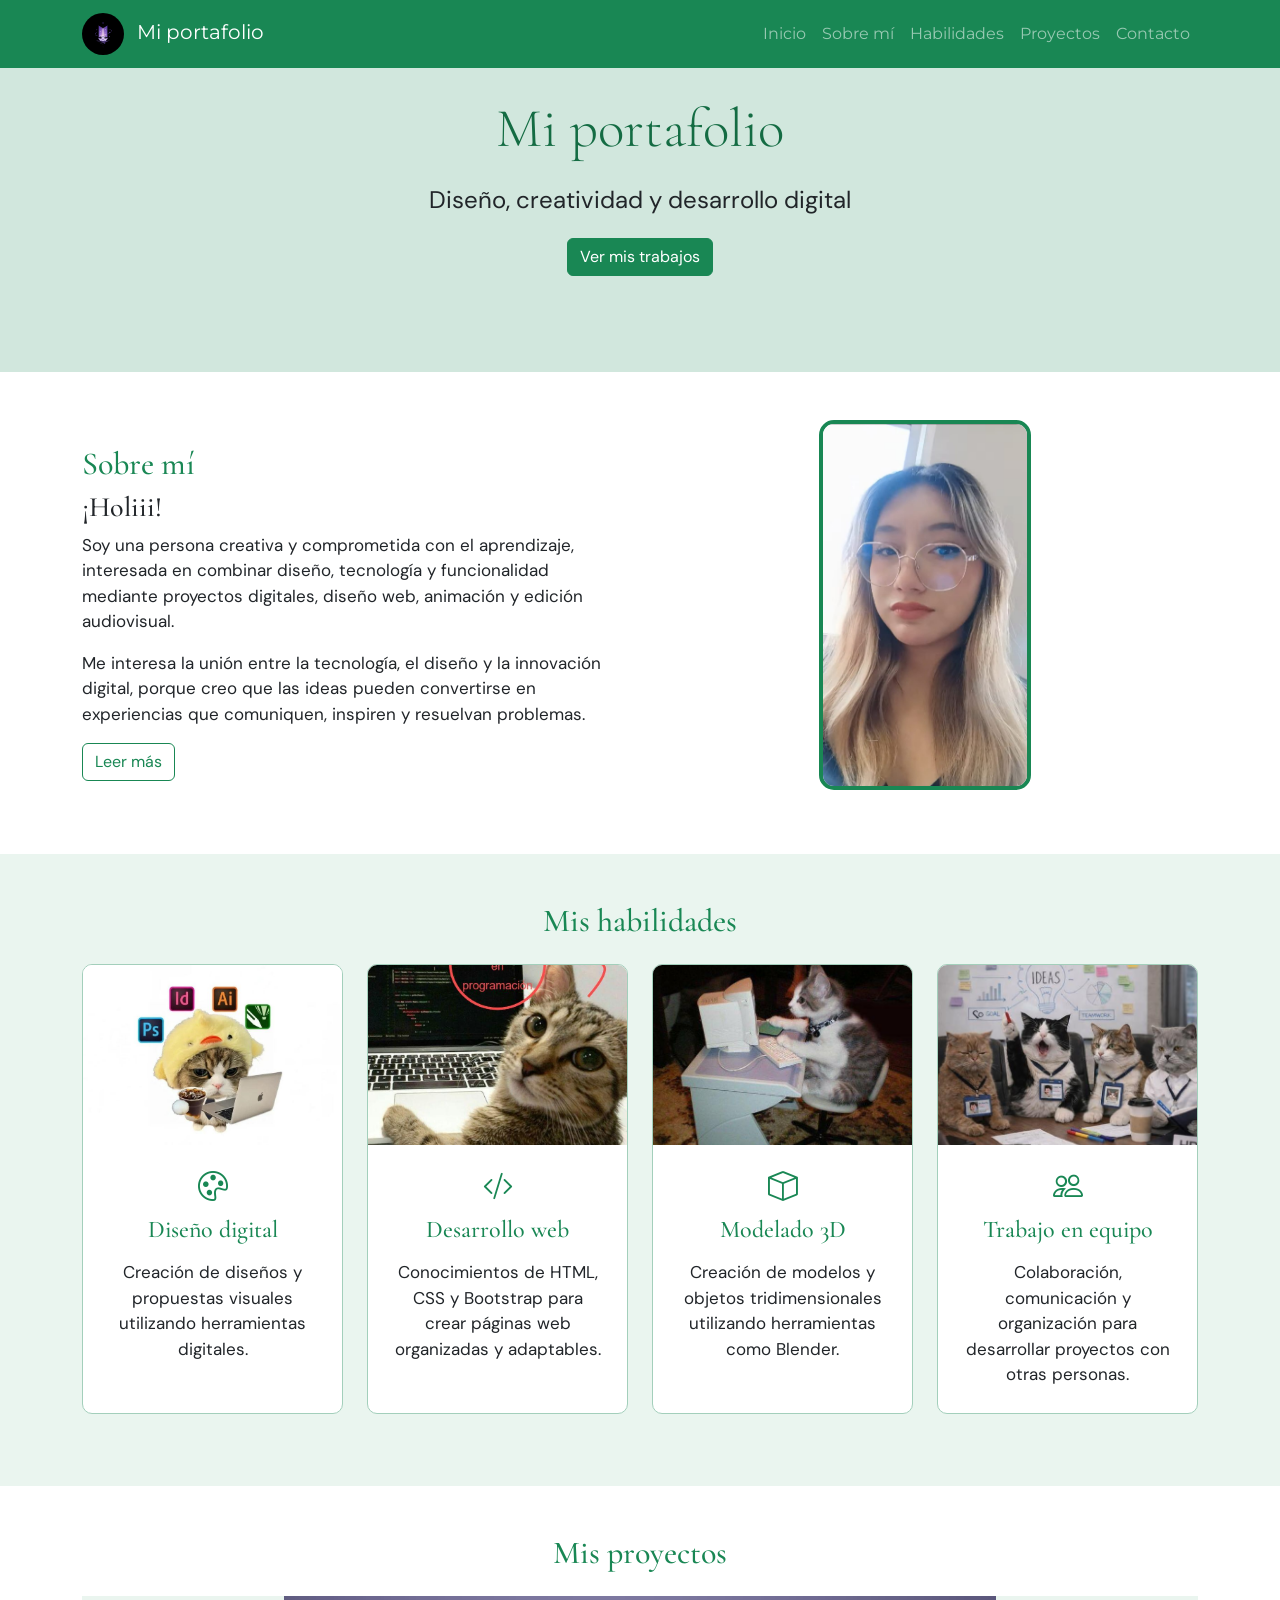
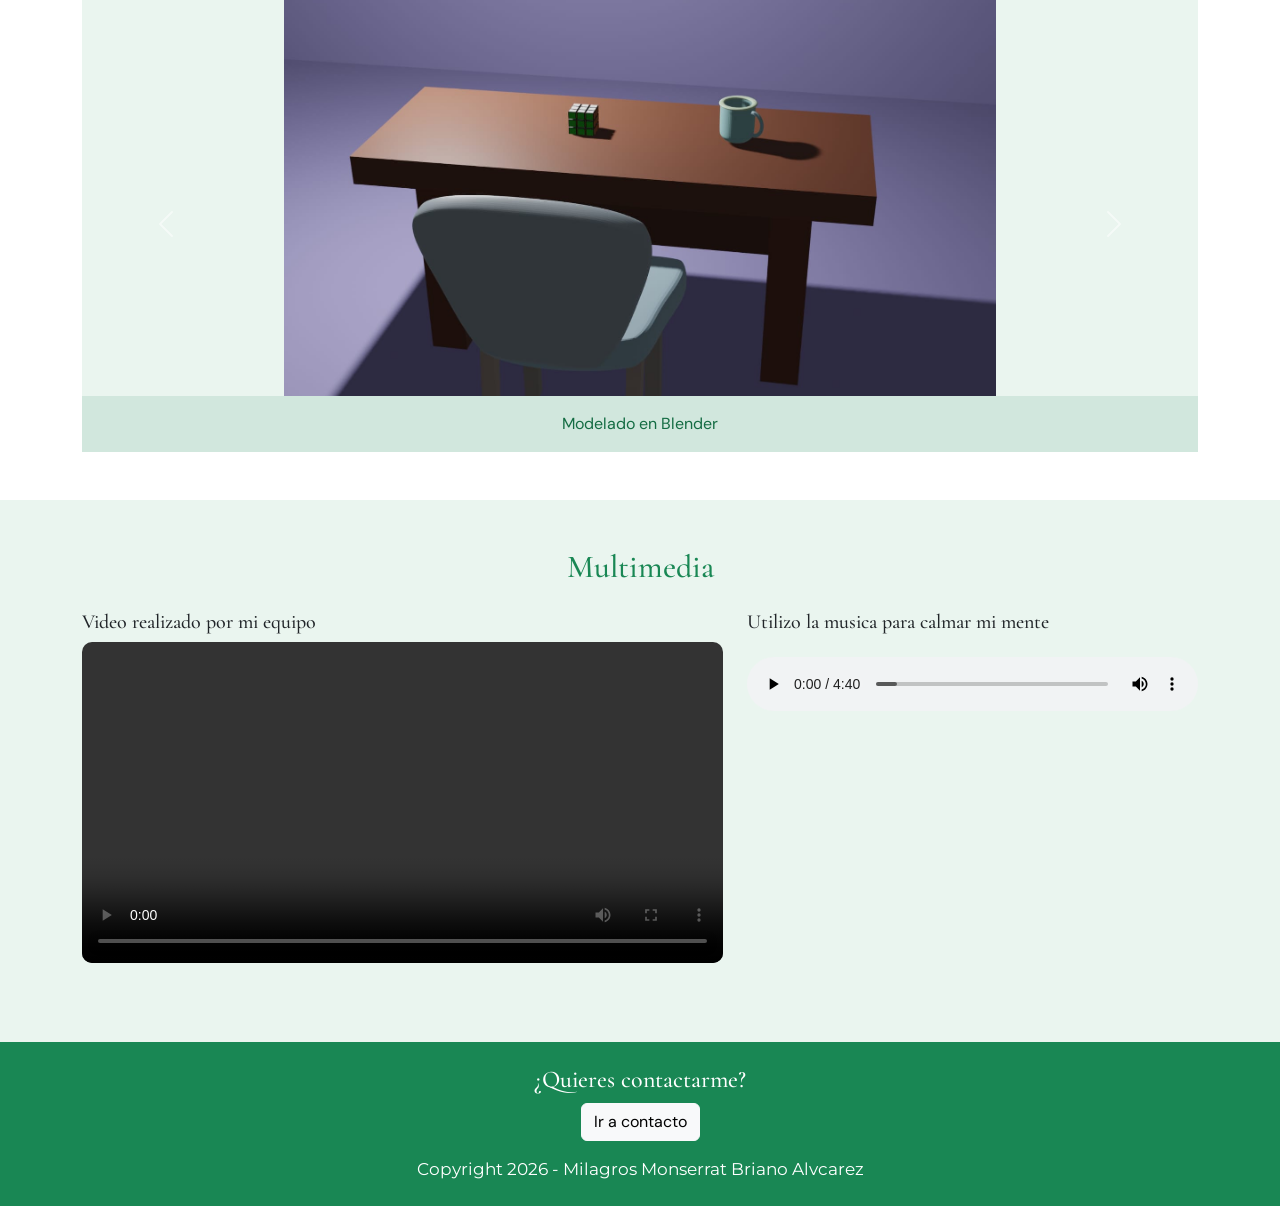
<file: index.html>
<!DOCTYPE html>
<html lang="es">
<head>
    <meta charset="UTF-8">
    <meta name="viewport" content="width=device-width, initial-scale=1.0">
    <meta name="author" content="Briano Alvarez Milagros Monserrat">
    <meta name="description" content="Portafolio personal donde comparto mis habilidades, proyectos y conocimientos en diseño y tecnología.">
    <meta name="keywords" content="portafolio, diseño, proyectos, HTML, CSS, Bootstrap">
 
    <title>Mi portafolio</title>
    <link rel="icon" href="iconos/icono.jpg">
    <link rel="stylesheet" href="Css/bootstrap.min.css">
    <link rel="stylesheet" href="Css/estilos.css">
    <link rel="stylesheet" href="https://cdn.jsdelivr.net/npm/bootstrap-icons@1.11.3/font/bootstrap-icons.min.css">
</head>
 
<body>
   <header class="navbar navbar-expand-lg bg-success navbar-dark fixed-top">
    <nav class="container">
        <a class="navbar-brand" href="index.html#inicio"><img src="Imagenes/Logo.jpg" alt="Logo" class="logotipo"> Mi portafolio</a>
            <button class="navbar-toggler" type="button" data-bs-toggle="collapse" data-bs-target="#menu" aria-controls="menu" aria-expanded="false" aria-label="Abrir menú"><span class="navbar-toggler-icon"></span></button>
            <div class="collapse navbar-collapse" id="menu">
                <div class="navbar-nav ms-auto">
                    <a class="nav-link" href="#inicio">Inicio</a>
                    <a class="nav-link" href="#sobremi">Sobre mí</a>
                    <a class="nav-link" href="#habilidades">Habilidades</a>
                    <a class="nav-link" href="#proyectos">Proyectos</a>
                    <a class="nav-link" href="contacto.html">Contacto</a>
                </div>
            </div>
        </nav>
    </header>

    <section id="inicio" class="inicio text-center py-5">
        <div class="container py-5">
            <h1 class="display-4">Mi portafolio</h1>
            <p class="fs-4">Diseño, creatividad y desarrollo digital</p>
            <a href="#proyectos" class="btn btn-success">Ver mis trabajos</a>
        </div>
    </section>
 
    <main>
 
        <section id="sobremi" class="container py-5">
            <div class="row align-items-center">
 
                <article class="col-lg-6">
                    <h2 class="text-success">Sobre mí</h2>
 
                    <h3>¡Holiii!</h3>
 
                    <p>
                       Soy una persona creativa y comprometida con el aprendizaje, 
                       interesada en combinar diseño, tecnología y funcionalidad mediante proyectos digitales, 
                       diseño web, animación y edición audiovisual.
                    </p>
 
                    <p>
                        Me interesa la unión entre la tecnología, el diseño y la innovación digital,
                        porque creo que las ideas pueden convertirse en experiencias que comuniquen,
                        inspiren y resuelvan problemas.
                    </p>
 
                    <a class="btn btn-outline-success"data-bs-toggle="collapse"href="#informacion"role="button"aria-expanded="false"aria-controls="informacion">
                        Leer más
                    </a>
 
                    <div class="collapse mt-3" id="informacion">
                        <div class="card card-body">
                            <p>
                                Me considero una persona realista con
                                una actitud positiva. Me gusta trabajar
                                en equipo, escuchar diferentes ideas
                                y buscar soluciones creativas.
                            </p>
                        </div>
                    </div>
                </article>
 
                <figure class="col-lg-6 text-center">
                    <img src="Imagenes/Foto personal.jpg" alt="Mi fotografía" class="img-fluid foto-perfil">
                </figure>
            </div>
        </section>
 
        <section id="habilidades" class="fondo-verde py-5">
            <div class="container">
                <h2 class="text-success text-center mb-4">
                    Mis habilidades
                </h2>
 
            <div class="row">
                <article class="col-md-6 col-lg-3 mb-4">
                    <div class="card h-100">
                        <img src="Imagenes/Gato editor.jpg" class="card-img-top imagen-habilidad" alt="Diseño digital">
                        <div class="card-body text-center">
                            <h3 class="card-title h4 text-success">
                                <i class="bi bi-palette"></i>
                                Diseño digital
                            </h3>
                            <p class="card-text"> Creación de diseños y propuestas visuales utilizando herramientas digitales.</p>
                        </div>
                    </div>
                </article>

                    <article class="col-md-6 col-lg-3 mb-4">
                        <div class="card h-100">
                            <img src="Imagenes/Gato programador.jpg" class="card-img-top imagen-habilidad" alt="Desarrollo web">
                            <div class="card-body text-center">
                                <h3 class="card-title h4 text-success">
                                    <i class="bi bi-code-slash"></i>
                                    Desarrollo web
                                </h3>
                                <p class="card-text"> Conocimientos de HTML, CSS y Bootstrap para crear páginas web organizadas y adaptables.
                                </p>
                            </div>
                        </div>
                    </article>

                    <article class="col-md-6 col-lg-3 mb-4">
                        <div class="card h-100">
                            <img src="Imagenes/Gato blender.jpg" class="card-img-top imagen-habilidad" alt="Modelado 3D">
                            <div class="card-body text-center">
                                <h3 class="card-title h4 text-success">
                                    <i class="bi bi-box"></i>
                                    Modelado 3D
                                </h3>
                                <p class="card-text"> Creación de modelos y objetos tridimensionales utilizando herramientas como Blender.
                                </p>
                            </div>
                        </div>
                    </article>

                    <article class="col-md-6 col-lg-3 mb-4">
                        <div class="card h-100">
 
                            <img src="Imagenes/Gato trabajador.jpg" class="card-img-top imagen-habilidad" alt="Trabajo en equipo">
                            <div class="card-body text-center">
                                <h3 class="card-title h4 text-success">
                                 <i class="bi bi-people"></i>
                                    Trabajo en equipo
                                </h3>
                                <p class="card-text"> Colaboración, comunicación y organización para desarrollar proyectos con otras personas.
                                </p>
 
                            </div>
                        </div>
                    </article>
 
                </div>
            </div>
        </section>
 

 <section id="proyectos" class="container py-5">
        <h2 class="text-success text-center mb-4">Mis proyectos</h2>
        <div id="carruselProyectos" class="carousel slide" data-bs-ride="carousel">
            <div class="carousel-inner">
                <div class="carousel-item active"><img src="Imagenes/blender 1.jpg" class="d-block w-100 imagen-proyecto" alt="Proyecto de Blender"><div class="pie-proyecto text-center p-3">Modelado en Blender</div></div>
                <div class="carousel-item"><img src="Imagenes/Anuncio1.jpg" class="d-block w-100 imagen-proyecto" alt="Diseño de anuncio"><div class="pie-proyecto text-center p-3">Diseño de anuncio</div></div>
                <div class="carousel-item"><img src="Imagenes/Creatividad.jpg" class="d-block w-100 imagen-proyecto" alt="Proyecto creativo"><div class="pie-proyecto text-center p-3">Creatividad</div></div>
                <div class="carousel-item"><img src="Imagenes/Anuncio 2.jpg" class="d-block w-100 imagen-proyecto" alt="Segundo anuncio"><div class="pie-proyecto text-center p-3">Otro diseño</div></div>
            </div>
            <button class="carousel-control-prev" type="button" data-bs-target="#carruselProyectos" data-bs-slide="prev"><span class="carousel-control-prev-icon" aria-hidden="true"></span><span class="visually-hidden">Anterior</span></button>
            <button class="carousel-control-next" type="button" data-bs-target="#carruselProyectos" data-bs-slide="next"><span class="carousel-control-next-icon" aria-hidden="true"></span><span class="visually-hidden">Siguiente</span></button>
        </div>
    </section>

 <!-- Video y audio -->
    <section id="multimedia" class="fondo-verde py-5">
        <div class="container"><h2 class="text-success text-center mb-4">Multimedia</h2><div class="row">
            <article class="col-lg-7 mb-4"><h3 class="h5">Video realizado por mi equipo</h3><video controls class="w-100"><source src="medios/Video/Video de muestra.mp4" type="video/mp4">Tu navegador no puede reproducir este video.</video></article>
            <article class="col-lg-5 mb-4"><h3 class="h5">Utilizo la musica para calmar mi mente</h3><audio controls class="w-100"><source src="medios/Audio/Inspiracion.mpeg" type="audio/mpeg">Tu navegador no puede reproducir este audio.</audio></article>
        </div></div>
    </section>

    <!-- Contacto -->
    <footer class="bg-success text-white text-center py-4"><div class="container"><h2 class="h4">¿Quieres contactarme?</h2><a href="contacto.html" class="btn btn-light">Ir a contacto</a><p class="mb-0 mt-3">Copyright 2026 - Milagros Monserrat Briano Alvcarez</p></div></footer>
    <script src="js/bootstrap.bundle.min.js"></script>
</body>
</html>
</file>
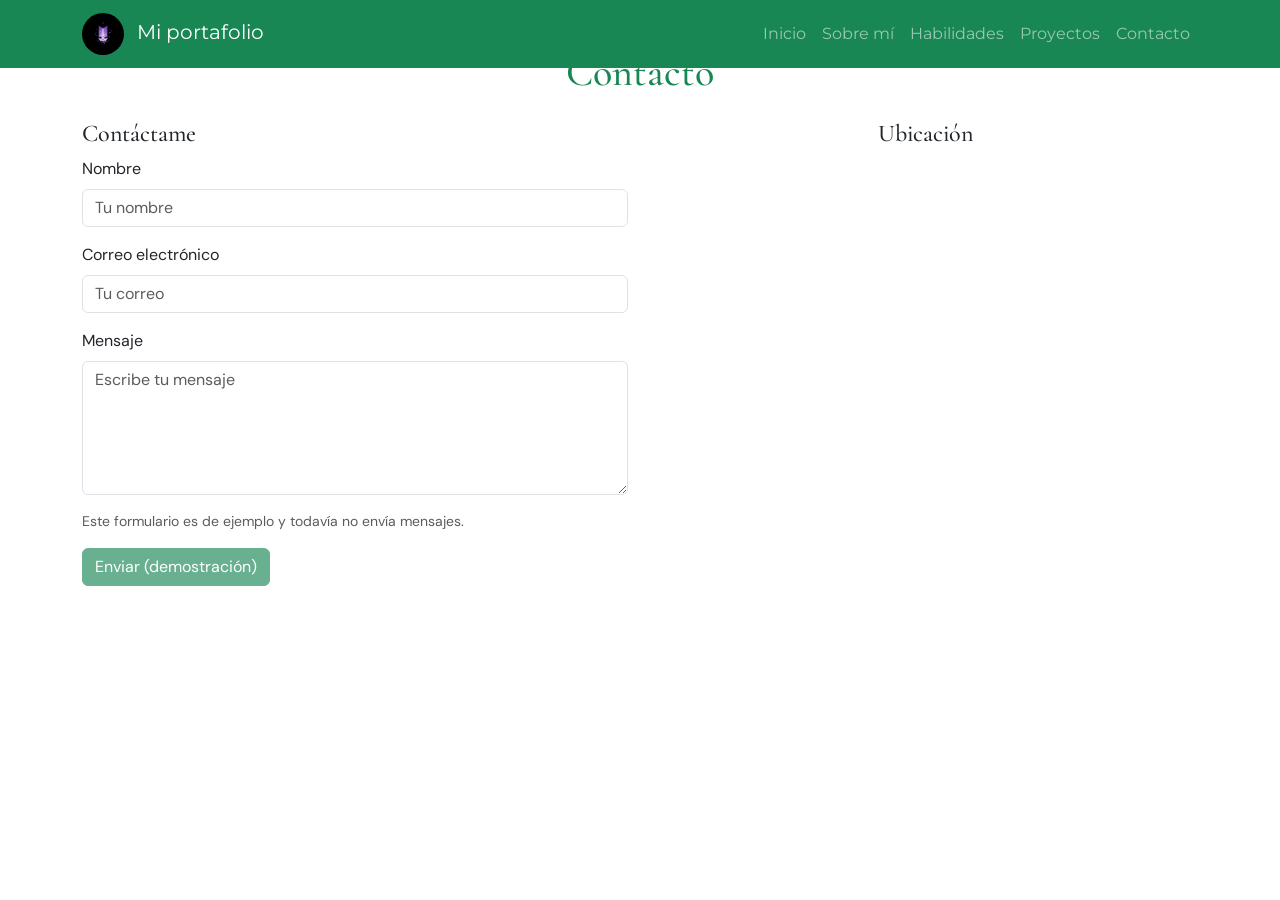
<file: Contacto.html>
<!DOCTYPE html>
<html lang="es">
<head>
    <meta charset="UTF-8">
    <meta name="viewport" content="width=device-width, initial-scale=1.0">
    <link rel="stylesheet" href="Css/bootstrap.min.css">
    <link rel="stylesheet" href="Css/estilos.css">
    <link rel="shortcut icon" href="iconos/icono.jpg" type="image/x-icon">
    <title>Contacto</title>
</head>
<body>

    <header class="navbar navbar-expand-lg bg-success navbar-dark fixed-top">
        <nav class="container">
            <a class="navbar-brand" href="index.html#inicio"><img src="Imagenes/Logo.jpg" alt="Logo" class="logotipo"> Mi portafolio</a>
            <button class="navbar-toggler" type="button" data-bs-toggle="collapse" data-bs-target="#menu" aria-controls="menu" aria-expanded="false" aria-label="Abrir menú"><span class="navbar-toggler-icon"></span></button>
            <div class="collapse navbar-collapse" id="menu">
                <div class="navbar-nav ms-auto">
                    <a class="nav-link" href="index.html#inicio">Inicio</a>
                    <a class="nav-link" href="index.html#sobremi">Sobre mí</a>
                    <a class="nav-link" href="index.html#habilidades">Habilidades</a>
                    <a class="nav-link" href="index.html#proyectos">Proyectos</a>
                    <a class="nav-link" href="contacto.html">Contacto</a>
                </div>
            </div>
        </nav>
    </header>
  
    <main class="container py-5 contenido-contacto">
        <h1 class="text-success text-center mb-4">Contacto</h1>
        
<div class="row">

    <!-- Formulario -->
    <section class="col-lg-6 mb-4">
        <h2 class="h4">Contáctame</h2>

        <form>
            <label for="nombre" class="form-label">Nombre</label>
            <input type="text" id="nombre" class="form-control mb-3" placeholder="Tu nombre" required>

            <label for="correo" class="form-label">Correo electrónico</label>
            <input type="email" id="correo" class="form-control mb-3" placeholder="Tu correo" required>

            <label for="mensaje" class="form-label">Mensaje</label>
            <textarea id="mensaje" class="form-control mb-3" rows="5" placeholder="Escribe tu mensaje" required></textarea>

            <p class="text-muted small">Este formulario es de ejemplo y todavía no envía mensajes.</p>

            <button type="button" class="btn btn-success" disabled>
                Enviar (demostración)
            </button>
        </form>
    </section>

    <!-- Mapa de ubicación -->
    <section class="col-lg-6 mb-4">
        <h2 class="h4 text-center mb-3">Ubicación</h2>

        <iframe
            src="https://www.google.com/maps/embed?pb=!1m18!1m12!1m3!1d3723.2262963302396!2d-101.58421835969527!3d21.063622086659805!2m3!1f0!2f0!3f0!3m2!1i1024!2i768!4f13.1!3m3!1m2!1s0x842b963652f40f0d%3A0xa7d88da0ad8eff8a!2sUniversidad%20Tecnol%C3%B3gica%20de%20Le%C3%B3n!5e0!3m2!1ses-419!2smx!4v1793031488146!5m2!1ses-419!2smx"
            width="100%"
            height="450"
            style="border:0;"
            allowfullscreen=""
            loading="lazy">
        </iframe>
    </section>

</div>
</file>
<file: Css/estilos.css>
@import url('https://fonts.googleapis.com/css2?family=Cormorant+Garamond:ital,wght@0,300..700;1,300..700&display=swap');
@import url('https://fonts.googleapis.com/css2?family=Cormorant+Garamond:ital,wght@0,300..700;1,300..700&family=Montserrat:ital,wght@0,100..900;1,100..900&display=swap');
@import url('https://fonts.googleapis.com/css2?family=Cormorant+Garamond:ital,wght@0,300..700;1,300..700&family=DM+Sans:ital,opsz,wght@0,9..40,100..1000;1,9..40,100..1000&family=Montserrat:ital,wght@0,100..900;1,100..900&display=swap');

html {
    scroll-behavior: smooth;
}

body {
    font-family: 'DM Sans', sans-serif;
    color: #212529;
}
 
/* Títulos */
h1, h2, h3 {
    font-family: 'Cormorant Garamond', serif;
}
 
p {
    font-size: 17px;
}
 
section {
    scroll-margin-top: 75px;
}
 
/* Barra de navegación */
.logotipo {
    width: 42px;
    height: 42px;
    border-radius: 50%;
    margin-right: 8px;
    object-fit: cover;
}
 
.navbar-brand {
    font-family: 'Montserrat', sans-serif;
}
 
.nav-link {
    font-family: 'Montserrat', sans-serif;
}
 
/* Inicio */
.inicio {
    background-color: #d1e7dd;
    padding: 60px 0;
}
 
.inicio h1 {
    color: #146c43;
    font-size: 55px;
}
 
.inicio p {
    max-width: 700px;
    margin: 20px auto;
}
 
.foto-perfil {
    max-height: 370px;
    border-radius: 15px;
    border: 4px solid #198754;
    object-fit: cover;
}
 

.fondo-verde {
    background-color: #eaf5ef;
}
 
.card {
    border: 1px solid #a3cfbb;
    border-radius: 10px;
    overflow: hidden;
}
 
.card-body {
    padding: 25px;
}
 
.imagen-habilidad {
    width: 100%;
    height: 180px;
    object-fit: cover;
}
 
.card-title {
    margin-bottom: 15px;
}
 
.card-title i {
    display: block;
    font-size: 30px;
    margin-bottom: 10px;
}
 

.imagen-proyecto {
    height: 400px;
    object-fit: contain;
    background-color: #eaf5ef;
}
 
.pie-proyecto {
    background-color: #d1e7dd;
    color: #146c43;
}
 
.pie-proyecto h3 {
    font-size: 25px;
    margin: 0;
}
 
 
video {
    border-radius: 10px;
}
 
audio {
    margin-top: 15px;
}
 
#contacto p {
    max-width: 600px;
    margin: 20px auto;
}
 
/* Pie de página */
footer p {
    font-family: 'Montserrat', sans-serif;
}
</file>
